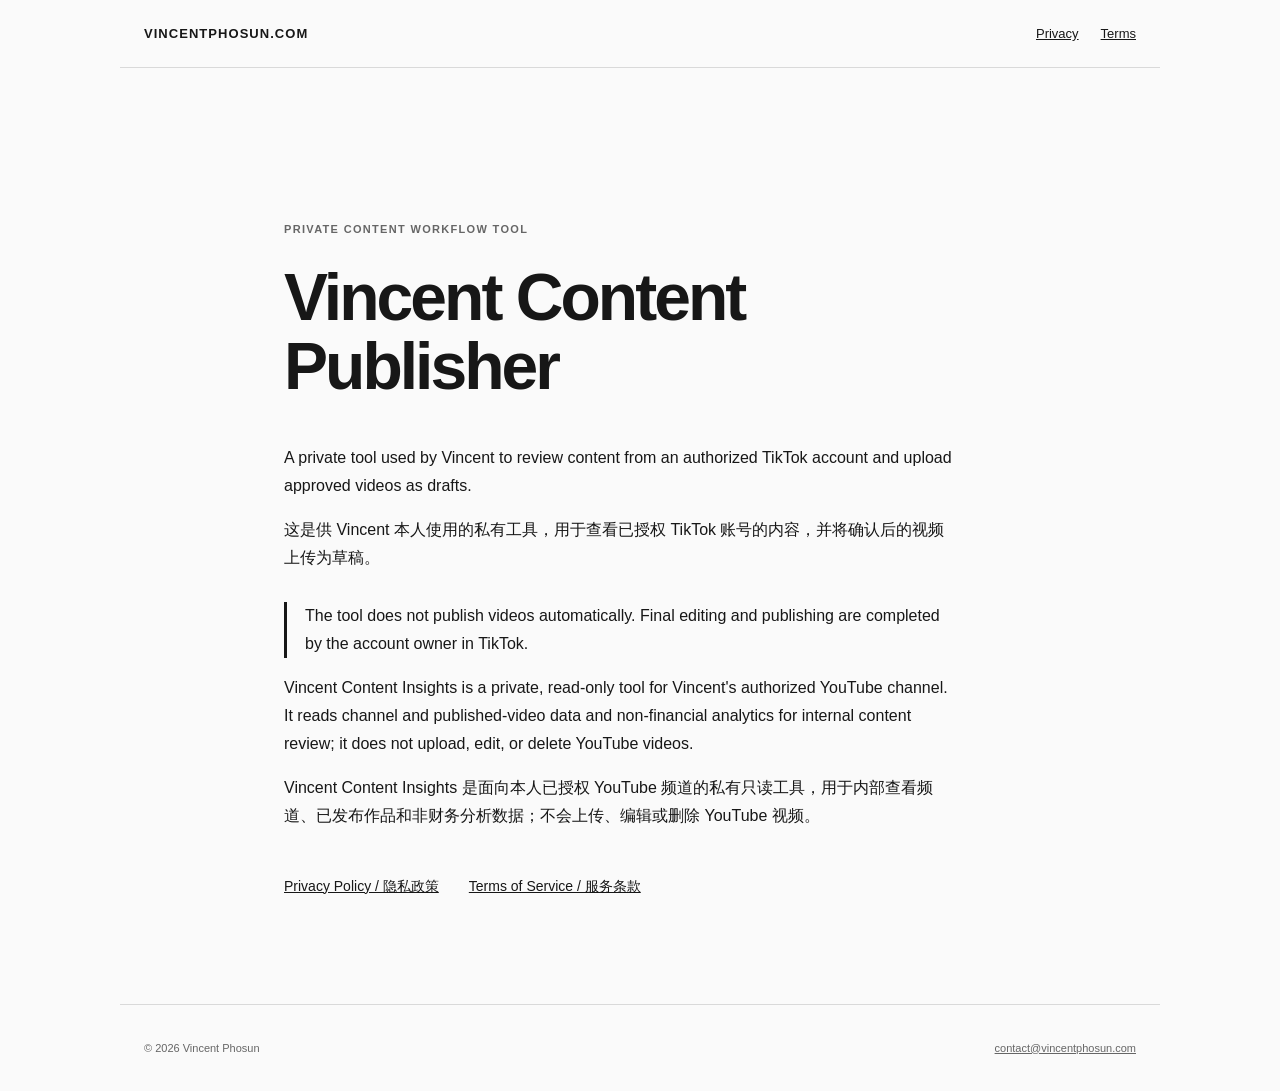
<file: index.html>
<!doctype html>
<html lang="en">
  <head>
    <meta charset="utf-8">
    <meta name="viewport" content="width=device-width, initial-scale=1">
    <title>Vincent Content Publisher</title>
    <meta name="description" content="Private content tools for authorized TikTok, Instagram, and YouTube account analysis.">
    <link rel="stylesheet" href="styles.css">
  </head>
  <body>
    <header>
      <a class="wordmark" href="index.html">VINCENTPHOSUN.COM</a>
      <nav>
        <a href="privacy.html">Privacy</a>
        <a href="terms.html">Terms</a>
      </nav>
    </header>
    <main class="intro">
      <p class="label">PRIVATE CONTENT WORKFLOW TOOL</p>
      <h1>Vincent Content Publisher</h1>
      <p>A private tool used by Vincent to review content from an authorized TikTok account and upload approved videos as drafts.</p>
      <p>这是供 Vincent 本人使用的私有工具，用于查看已授权 TikTok 账号的内容，并将确认后的视频上传为草稿。</p>
      <p class="note">The tool does not publish videos automatically. Final editing and publishing are completed by the account owner in TikTok.</p>
      <p>Vincent Content Insights is a private, read-only tool for Vincent's authorized YouTube channel. It reads channel and published-video data and non-financial analytics for internal content review; it does not upload, edit, or delete YouTube videos.</p>
      <p>Vincent Content Insights 是面向本人已授权 YouTube 频道的私有只读工具，用于内部查看频道、已发布作品和非财务分析数据；不会上传、编辑或删除 YouTube 视频。</p>
      <div class="links">
        <a href="privacy.html">Privacy Policy / 隐私政策</a>
        <a href="terms.html">Terms of Service / 服务条款</a>
      </div>
    </main>
    <footer>
      <p>© 2026 Vincent Phosun</p>
      <a href="mailto:contact@vincentphosun.com">contact@vincentphosun.com</a>
    </footer>
  </body>
</html>
</file>
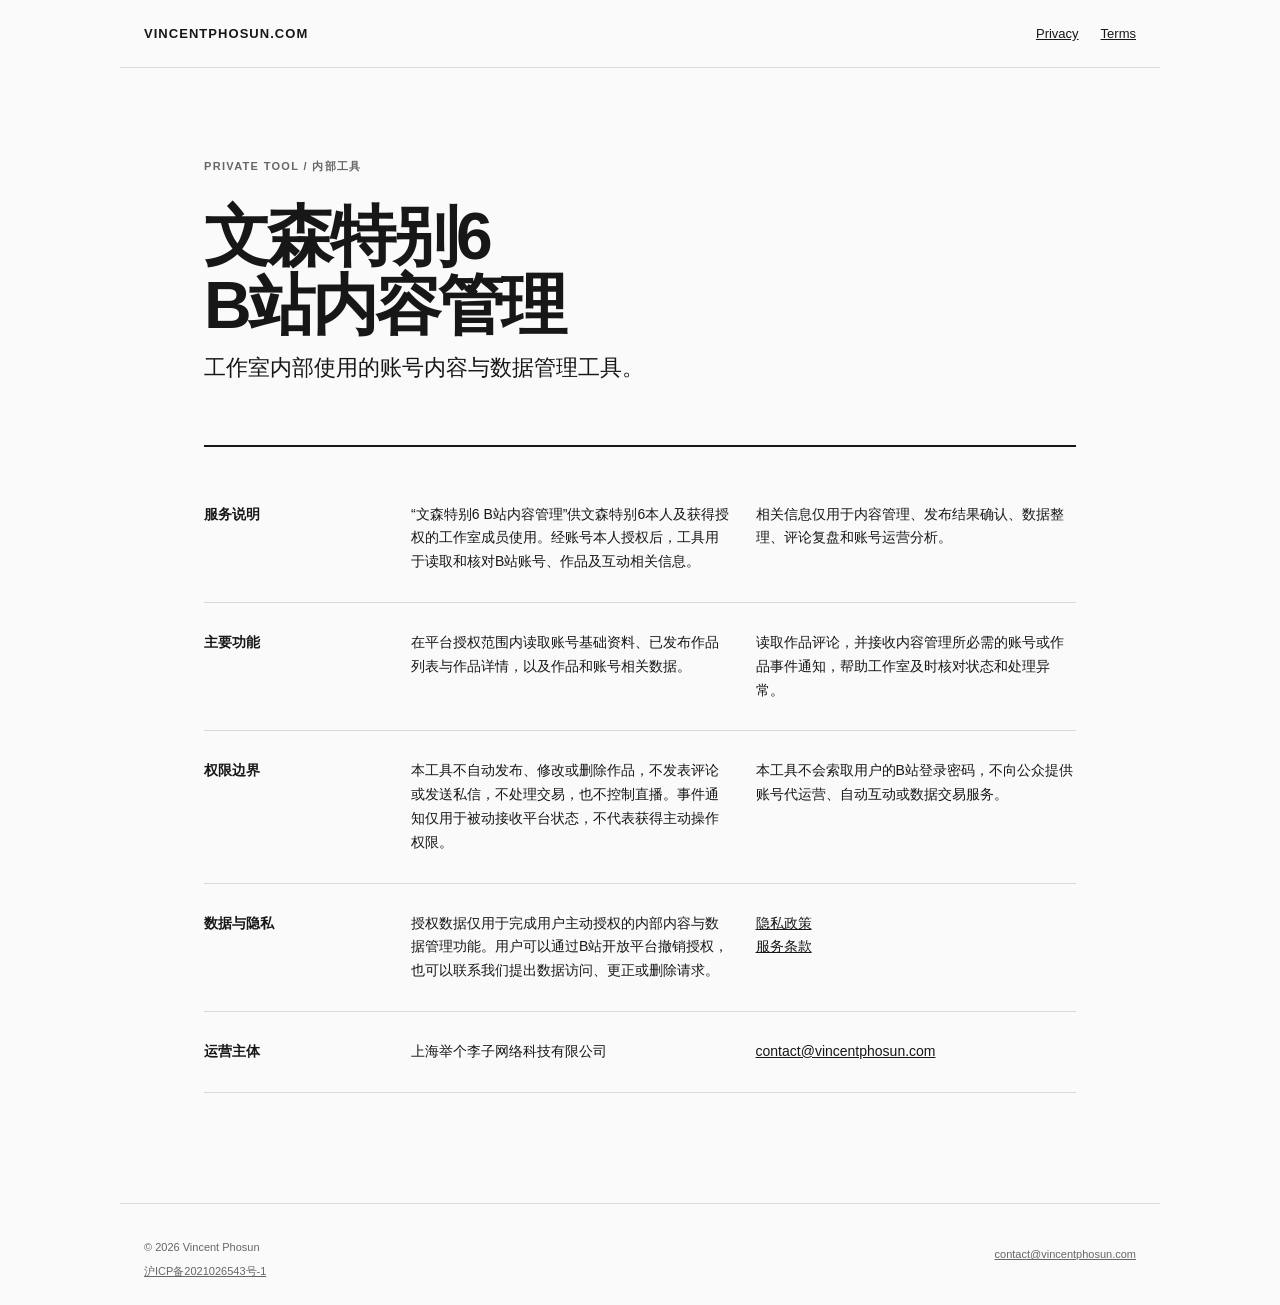
<file: bilibili-content-manager/index.html>
<!doctype html>
<html lang="zh-CN">
  <head>
    <meta charset="utf-8">
    <meta name="viewport" content="width=device-width, initial-scale=1">
    <title>文森特别6 B站内容管理 | Vincent Phosun</title>
    <meta name="description" content="文森特别6工作室内部使用的B站账号内容与数据管理说明页。">
    <meta name="robots" content="noindex, nofollow, noarchive">
    <meta name="googlebot" content="noindex, nofollow, noarchive">
    <meta name="referrer" content="no-referrer">
    <meta http-equiv="Content-Security-Policy" content="default-src 'self'; style-src 'self'; img-src 'self' data:; script-src 'none'; connect-src 'none'; object-src 'none'; base-uri 'none'; form-action 'none'">
    <link rel="stylesheet" href="/styles.css">
  </head>
  <body>
    <header>
      <a class="wordmark" href="/">VINCENTPHOSUN.COM</a>
      <nav>
        <a href="/privacy">Privacy</a>
        <a href="/terms">Terms</a>
      </nav>
    </header>
    <main class="legal">
      <div class="legal-title">
        <p class="label">PRIVATE TOOL / 内部工具</p>
        <h1>文森特别6<br>B站内容管理</h1>
        <p class="chinese-title">工作室内部使用的账号内容与数据管理工具。</p>
      </div>

      <section>
        <h2>服务说明</h2>
        <p>“文森特别6 B站内容管理”供文森特别6本人及获得授权的工作室成员使用。经账号本人授权后，工具用于读取和核对B站账号、作品及互动相关信息。</p>
        <p>相关信息仅用于内容管理、发布结果确认、数据整理、评论复盘和账号运营分析。</p>
      </section>

      <section>
        <h2>主要功能</h2>
        <p>在平台授权范围内读取账号基础资料、已发布作品列表与作品详情，以及作品和账号相关数据。</p>
        <p>读取作品评论，并接收内容管理所必需的账号或作品事件通知，帮助工作室及时核对状态和处理异常。</p>
      </section>

      <section>
        <h2>权限边界</h2>
        <p>本工具不自动发布、修改或删除作品，不发表评论或发送私信，不处理交易，也不控制直播。事件通知仅用于被动接收平台状态，不代表获得主动操作权限。</p>
        <p>本工具不会索取用户的B站登录密码，不向公众提供账号代运营、自动互动或数据交易服务。</p>
      </section>

      <section>
        <h2>数据与隐私</h2>
        <p>授权数据仅用于完成用户主动授权的内部内容与数据管理功能。用户可以通过B站开放平台撤销授权，也可以联系我们提出数据访问、更正或删除请求。</p>
        <p><a href="/privacy">隐私政策</a><br><a href="/terms">服务条款</a></p>
      </section>

      <section>
        <h2>运营主体</h2>
        <p>上海举个李子网络科技有限公司</p>
        <p><a href="mailto:contact@vincentphosun.com">contact@vincentphosun.com</a></p>
      </section>
    </main>
    <footer>
      <div><p>© 2026 Vincent Phosun</p><a href="https://beian.miit.gov.cn/" target="_blank" rel="noreferrer">沪ICP备2021026543号-1</a></div>
      <a href="mailto:contact@vincentphosun.com">contact@vincentphosun.com</a>
    </footer>
  </body>
</html>
</file>
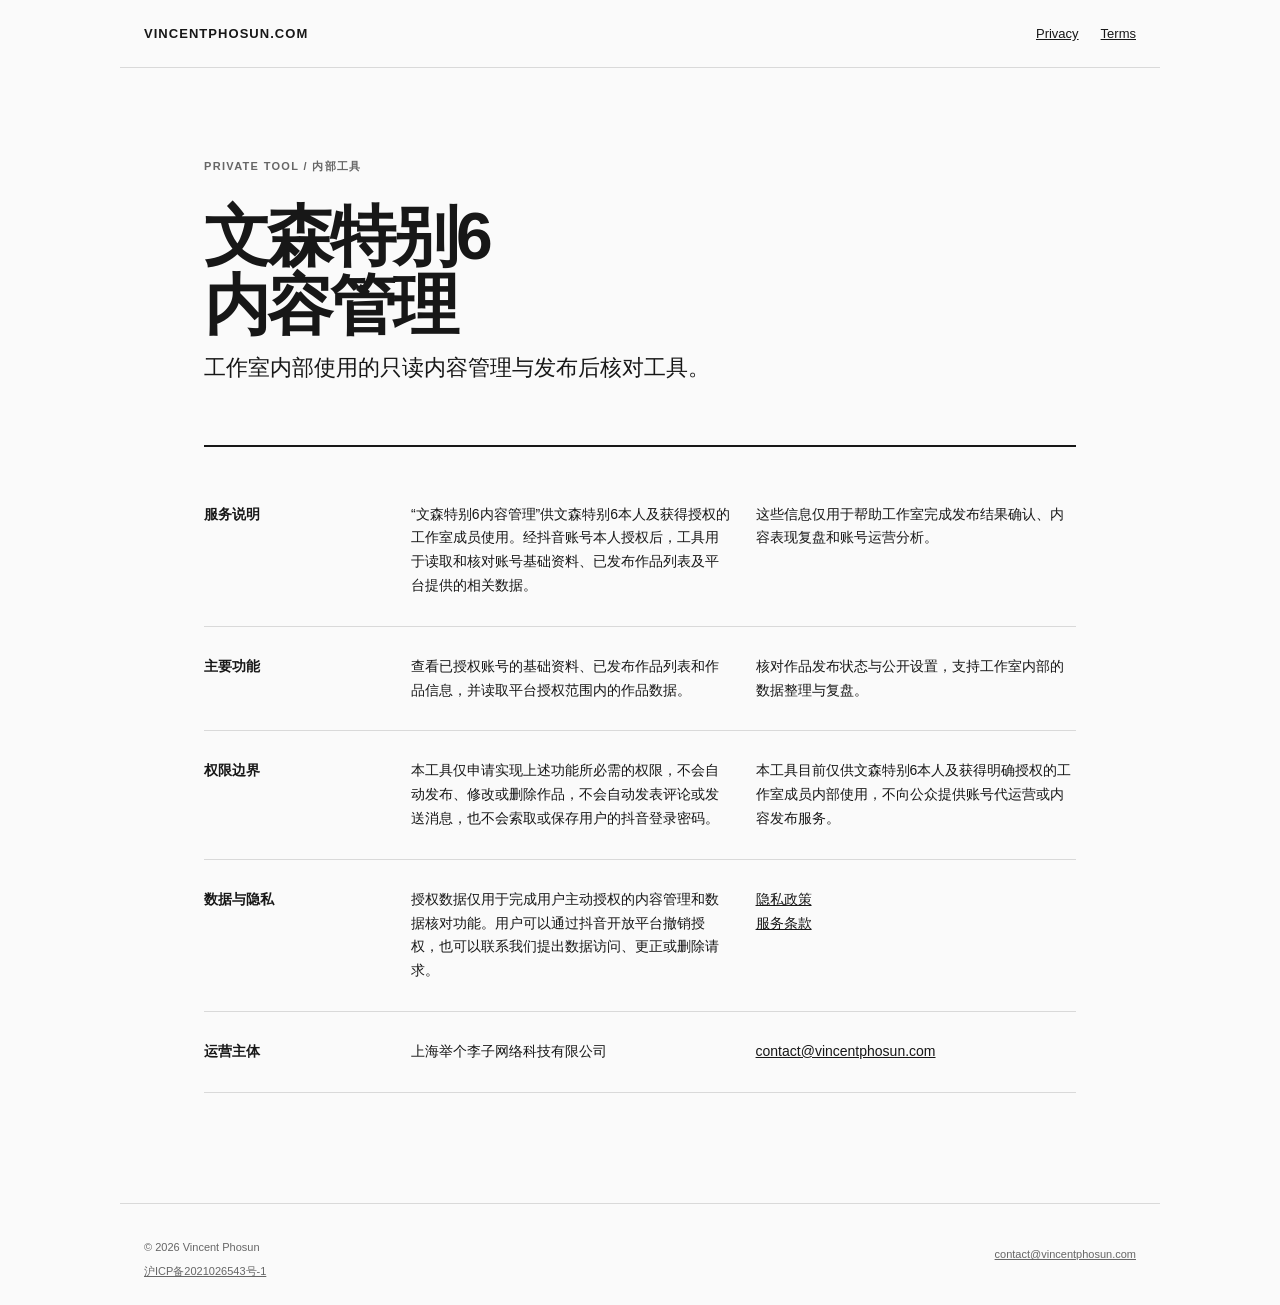
<file: douyin-content-manager/index.html>
<!doctype html>
<html lang="zh-CN">
  <head>
    <meta charset="utf-8">
    <meta name="viewport" content="width=device-width, initial-scale=1">
    <title>文森特别6内容管理 | Vincent Phosun</title>
    <meta name="description" content="文森特别6工作室内部使用的只读内容管理与发布后核对工具。">
    <meta name="robots" content="noindex, nofollow, noarchive">
    <meta name="googlebot" content="noindex, nofollow, noarchive">
    <link rel="stylesheet" href="/styles.css">
  </head>
  <body>
    <header>
      <a class="wordmark" href="/">VINCENTPHOSUN.COM</a>
      <nav>
        <a href="/privacy">Privacy</a>
        <a href="/terms">Terms</a>
      </nav>
    </header>
    <main class="legal">
      <div class="legal-title">
        <p class="label">PRIVATE TOOL / 内部工具</p>
        <h1>文森特别6<br>内容管理</h1>
        <p class="chinese-title">工作室内部使用的只读内容管理与发布后核对工具。</p>
      </div>

      <section>
        <h2>服务说明</h2>
        <p>“文森特别6内容管理”供文森特别6本人及获得授权的工作室成员使用。经抖音账号本人授权后，工具用于读取和核对账号基础资料、已发布作品列表及平台提供的相关数据。</p>
        <p>这些信息仅用于帮助工作室完成发布结果确认、内容表现复盘和账号运营分析。</p>
      </section>

      <section>
        <h2>主要功能</h2>
        <p>查看已授权账号的基础资料、已发布作品列表和作品信息，并读取平台授权范围内的作品数据。</p>
        <p>核对作品发布状态与公开设置，支持工作室内部的数据整理与复盘。</p>
      </section>

      <section>
        <h2>权限边界</h2>
        <p>本工具仅申请实现上述功能所必需的权限，不会自动发布、修改或删除作品，不会自动发表评论或发送消息，也不会索取或保存用户的抖音登录密码。</p>
        <p>本工具目前仅供文森特别6本人及获得明确授权的工作室成员内部使用，不向公众提供账号代运营或内容发布服务。</p>
      </section>

      <section>
        <h2>数据与隐私</h2>
        <p>授权数据仅用于完成用户主动授权的内容管理和数据核对功能。用户可以通过抖音开放平台撤销授权，也可以联系我们提出数据访问、更正或删除请求。</p>
        <p><a href="/privacy">隐私政策</a><br><a href="/terms">服务条款</a></p>
      </section>

      <section>
        <h2>运营主体</h2>
        <p>上海举个李子网络科技有限公司</p>
        <p><a href="mailto:contact@vincentphosun.com">contact@vincentphosun.com</a></p>
      </section>
    </main>
    <footer>
      <div><p>© 2026 Vincent Phosun</p><a href="https://beian.miit.gov.cn/" target="_blank" rel="noreferrer">沪ICP备2021026543号-1</a></div>
      <a href="mailto:contact@vincentphosun.com">contact@vincentphosun.com</a>
    </footer>
  </body>
</html>
</file>
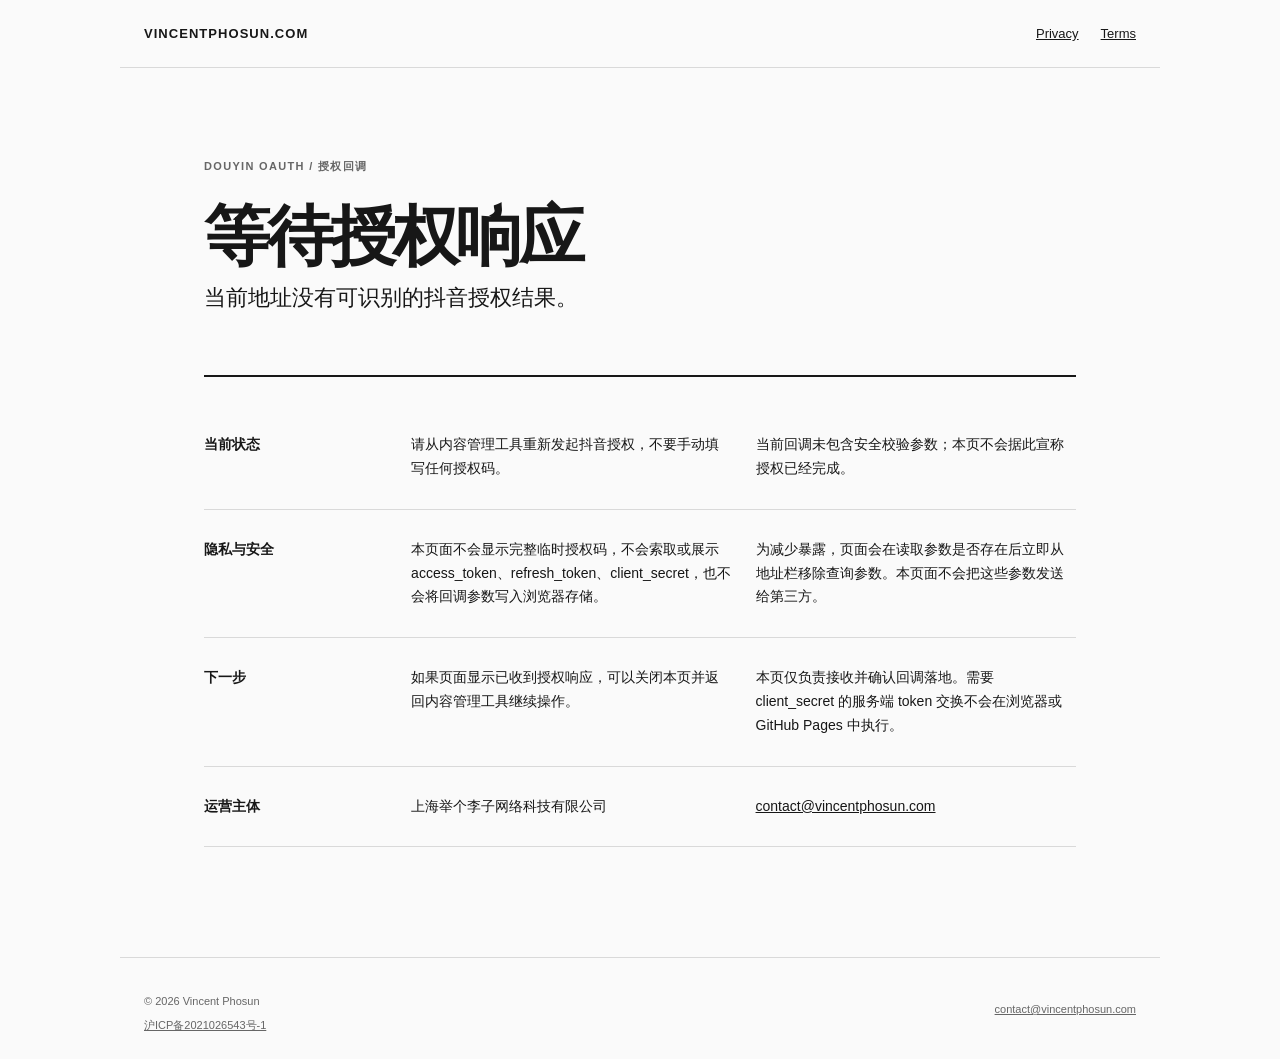
<file: douyin-oauth-callback/index.html>
<!doctype html>
<html lang="zh-CN">
  <head>
    <meta charset="utf-8">
    <meta name="viewport" content="width=device-width, initial-scale=1">
    <title>抖音授权回调 | Vincent Phosun</title>
    <meta name="description" content="文森特别6内容管理工具的抖音 OAuth 授权回调页面。">
    <meta name="robots" content="noindex, nofollow, noarchive">
    <meta name="googlebot" content="noindex, nofollow, noarchive">
    <meta name="referrer" content="no-referrer">
    <meta http-equiv="Cache-Control" content="no-store, no-cache, must-revalidate">
    <meta http-equiv="Pragma" content="no-cache">
    <meta http-equiv="Expires" content="0">
    <meta http-equiv="Content-Security-Policy" content="default-src 'self'; style-src 'self'; script-src 'unsafe-inline'; img-src 'self' data:; connect-src 'none'; object-src 'none'; base-uri 'none'; form-action 'none'">
    <link rel="stylesheet" href="/styles.css">
  </head>
  <body>
    <header>
      <a class="wordmark" href="/">VINCENTPHOSUN.COM</a>
      <nav>
        <a href="/privacy">Privacy</a>
        <a href="/terms">Terms</a>
      </nav>
    </header>
    <main class="legal">
      <div class="legal-title">
        <p class="label">DOUYIN OAUTH / 授权回调</p>
        <h1 id="callback-title">正在确认授权结果</h1>
        <p class="chinese-title" id="callback-summary">请稍候，页面正在安全处理抖音返回的临时授权状态。</p>
      </div>

      <section>
        <h2>当前状态</h2>
        <p id="callback-status">正在检查回调参数。</p>
        <p id="state-status">安全校验参数尚未确认。</p>
      </section>

      <section>
        <h2>隐私与安全</h2>
        <p>本页面不会显示完整临时授权码，不会索取或展示 access_token、refresh_token、client_secret，也不会将回调参数写入浏览器存储。</p>
        <p>为减少暴露，页面会在读取参数是否存在后立即从地址栏移除查询参数。本页面不会把这些参数发送给第三方。</p>
      </section>

      <section>
        <h2>下一步</h2>
        <p>如果页面显示已收到授权响应，可以关闭本页并返回内容管理工具继续操作。</p>
        <p>本页仅负责接收并确认回调落地。需要 client_secret 的服务端 token 交换不会在浏览器或 GitHub Pages 中执行。</p>
      </section>

      <section>
        <h2>运营主体</h2>
        <p>上海举个李子网络科技有限公司</p>
        <p><a href="mailto:contact@vincentphosun.com">contact@vincentphosun.com</a></p>
      </section>

      <noscript>
        <p class="note">浏览器已禁用 JavaScript，无法确认回调参数。请返回内容管理工具重新发起授权。</p>
      </noscript>
    </main>
    <footer>
      <div><p>© 2026 Vincent Phosun</p><a href="https://beian.miit.gov.cn/" target="_blank" rel="noreferrer">沪ICP备2021026543号-1</a></div>
      <a href="mailto:contact@vincentphosun.com">contact@vincentphosun.com</a>
    </footer>

    <script>
      (() => {
        const query = new URLSearchParams(window.location.search);
        const hasCode = query.has("code");
        const hasState = query.has("state");
        const hasError = query.has("error") || query.has("error_code");

        window.history.replaceState(null, document.title, window.location.pathname);

        const title = document.getElementById("callback-title");
        const summary = document.getElementById("callback-summary");
        const status = document.getElementById("callback-status");
        const stateStatus = document.getElementById("state-status");

        if (hasError) {
          title.textContent = "授权未完成";
          summary.textContent = "抖音返回了未完成或被取消的授权状态。";
          status.textContent = "未收到可继续处理的授权结果。请返回内容管理工具后重试。";
        } else if (hasCode) {
          title.textContent = "已收到授权响应";
          summary.textContent = "临时授权结果已安全到达本回调页。";
          status.textContent = "临时授权码已收到，但不会在页面中显示、保存或交换。";
        } else {
          title.textContent = "等待授权响应";
          summary.textContent = "当前地址没有可识别的抖音授权结果。";
          status.textContent = "请从内容管理工具重新发起抖音授权，不要手动填写任何授权码。";
        }

        stateStatus.textContent = hasState
          ? "安全校验参数已随回调到达，但不会在页面中显示或保存。"
          : "当前回调未包含安全校验参数；本页不会据此宣称授权已经完成。";
      })();
    </script>
  </body>
</html>
</file>
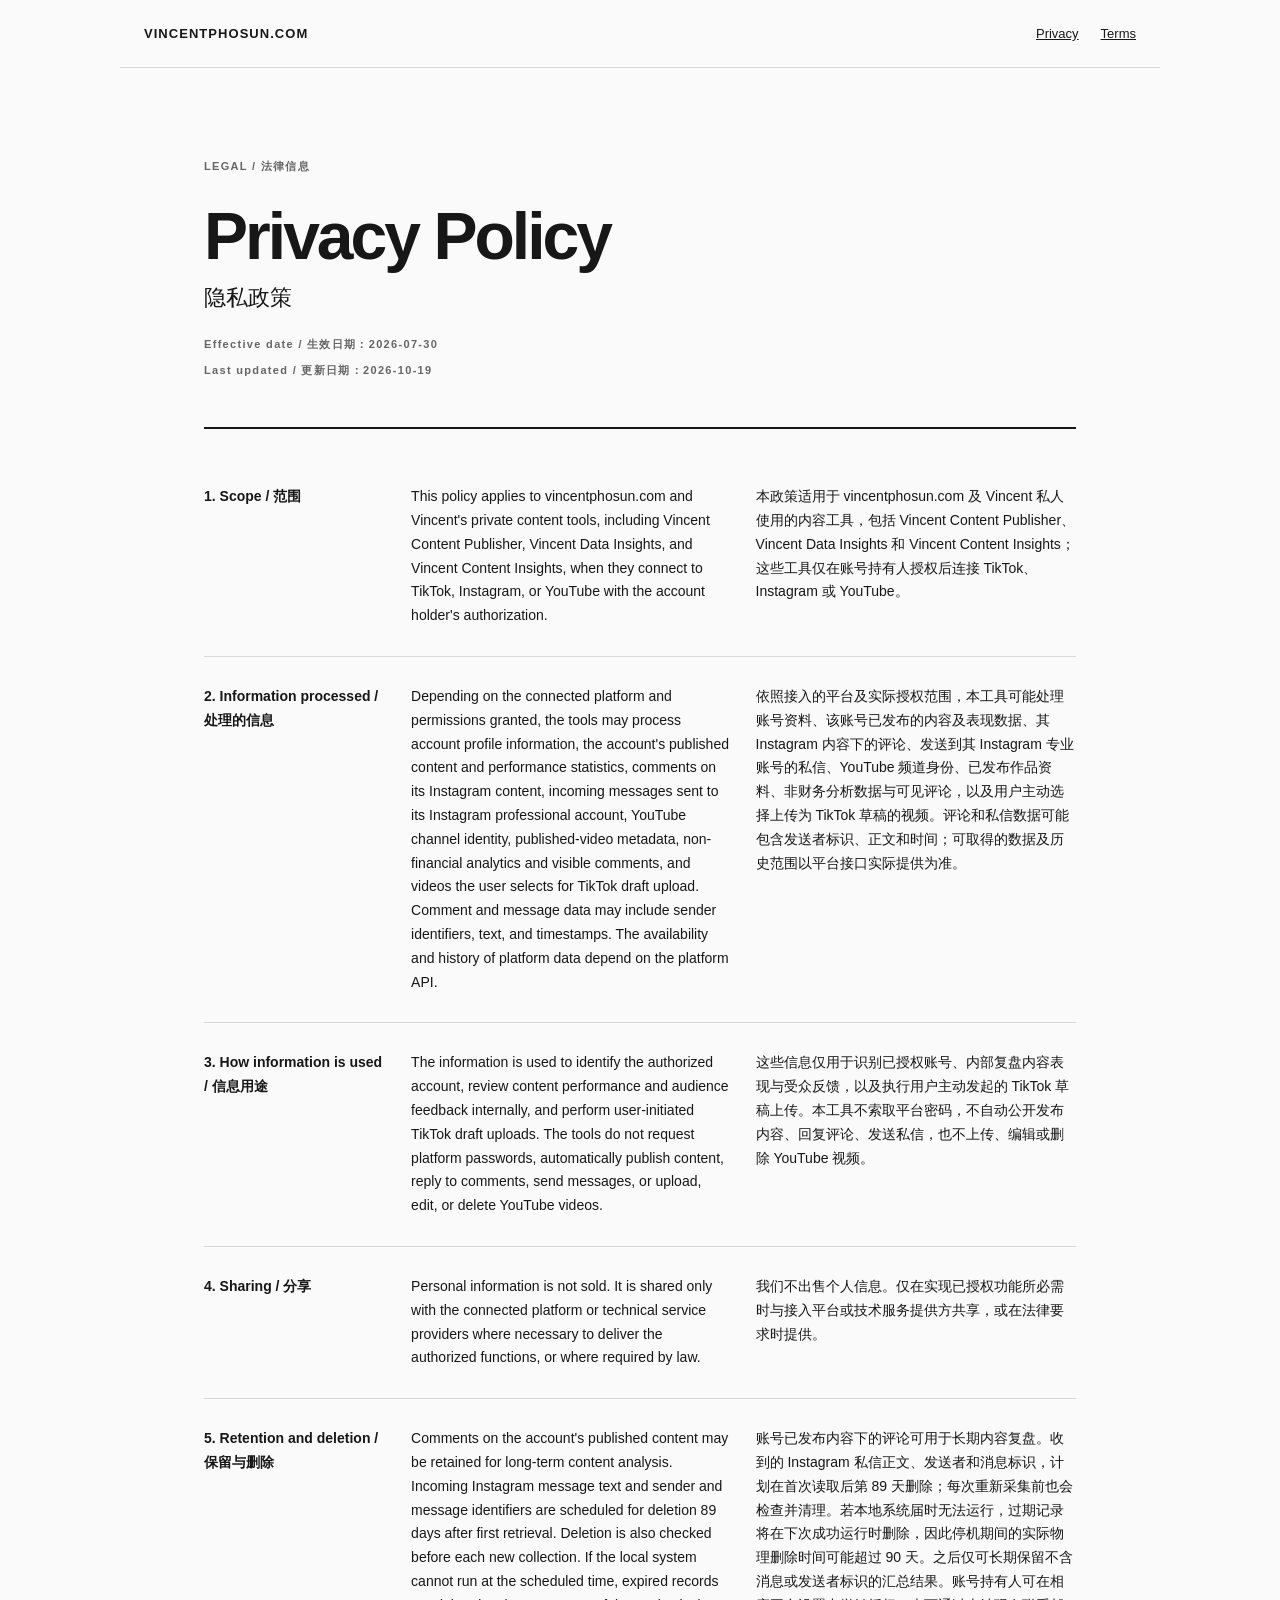
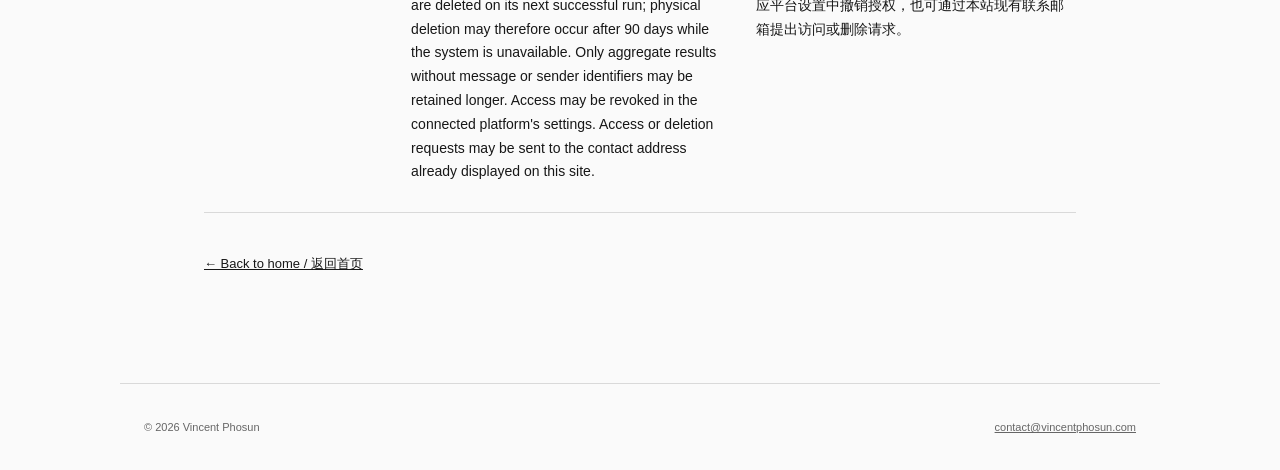
<file: privacy.html>
<!doctype html>
<html lang="en">
  <head>
    <meta charset="utf-8">
    <meta name="viewport" content="width=device-width, initial-scale=1">
    <title>Privacy Policy | Vincent Content Publisher</title>
    <meta name="description" content="Privacy policy for Vincent Content Publisher.">
    <link rel="stylesheet" href="styles.css">
  </head>
  <body>
    <header>
      <a class="wordmark" href="index.html">VINCENTPHOSUN.COM</a>
      <nav><a href="privacy.html">Privacy</a><a href="terms.html">Terms</a></nav>
    </header>
    <main class="legal">
      <div class="legal-title">
        <p class="label">LEGAL / 法律信息</p>
        <h1>Privacy Policy</h1>
        <p class="chinese-title">隐私政策</p>
        <p class="label">Effective date / 生效日期：2026-07-30</p>
        <p class="label">Last updated / 更新日期：2026-10-19</p>
      </div>
      <section><h2>1. Scope / 范围</h2><p>This policy applies to vincentphosun.com and Vincent's private content tools, including Vincent Content Publisher, Vincent Data Insights, and Vincent Content Insights, when they connect to TikTok, Instagram, or YouTube with the account holder's authorization.</p><p>本政策适用于 vincentphosun.com 及 Vincent 私人使用的内容工具，包括 Vincent Content Publisher、Vincent Data Insights 和 Vincent Content Insights；这些工具仅在账号持有人授权后连接 TikTok、Instagram 或 YouTube。</p></section>
      <section><h2>2. Information processed / 处理的信息</h2><p>Depending on the connected platform and permissions granted, the tools may process account profile information, the account's published content and performance statistics, comments on its Instagram content, incoming messages sent to its Instagram professional account, YouTube channel identity, published-video metadata, non-financial analytics and visible comments, and videos the user selects for TikTok draft upload. Comment and message data may include sender identifiers, text, and timestamps. The availability and history of platform data depend on the platform API.</p><p>依照接入的平台及实际授权范围，本工具可能处理账号资料、该账号已发布的内容及表现数据、其 Instagram 内容下的评论、发送到其 Instagram 专业账号的私信、YouTube 频道身份、已发布作品资料、非财务分析数据与可见评论，以及用户主动选择上传为 TikTok 草稿的视频。评论和私信数据可能包含发送者标识、正文和时间；可取得的数据及历史范围以平台接口实际提供为准。</p></section>
      <section><h2>3. How information is used / 信息用途</h2><p>The information is used to identify the authorized account, review content performance and audience feedback internally, and perform user-initiated TikTok draft uploads. The tools do not request platform passwords, automatically publish content, reply to comments, send messages, or upload, edit, or delete YouTube videos.</p><p>这些信息仅用于识别已授权账号、内部复盘内容表现与受众反馈，以及执行用户主动发起的 TikTok 草稿上传。本工具不索取平台密码，不自动公开发布内容、回复评论、发送私信，也不上传、编辑或删除 YouTube 视频。</p></section>
      <section><h2>4. Sharing / 分享</h2><p>Personal information is not sold. It is shared only with the connected platform or technical service providers where necessary to deliver the authorized functions, or where required by law.</p><p>我们不出售个人信息。仅在实现已授权功能所必需时与接入平台或技术服务提供方共享，或在法律要求时提供。</p></section>
      <section><h2>5. Retention and deletion / 保留与删除</h2><p>Comments on the account's published content may be retained for long-term content analysis. Incoming Instagram message text and sender and message identifiers are scheduled for deletion 89 days after first retrieval. Deletion is also checked before each new collection. If the local system cannot run at the scheduled time, expired records are deleted on its next successful run; physical deletion may therefore occur after 90 days while the system is unavailable. Only aggregate results without message or sender identifiers may be retained longer. Access may be revoked in the connected platform's settings. Access or deletion requests may be sent to the contact address already displayed on this site.</p><p>账号已发布内容下的评论可用于长期内容复盘。收到的 Instagram 私信正文、发送者和消息标识，计划在首次读取后第 89 天删除；每次重新采集前也会检查并清理。若本地系统届时无法运行，过期记录将在下次成功运行时删除，因此停机期间的实际物理删除时间可能超过 90 天。之后仅可长期保留不含消息或发送者标识的汇总结果。账号持有人可在相应平台设置中撤销授权，也可通过本站现有联系邮箱提出访问或删除请求。</p></section>
      <a class="back" href="index.html">← Back to home / 返回首页</a>
    </main>
    <footer><p>© 2026 Vincent Phosun</p><a href="mailto:contact@vincentphosun.com">contact@vincentphosun.com</a></footer>
  </body>
</html>
</file>
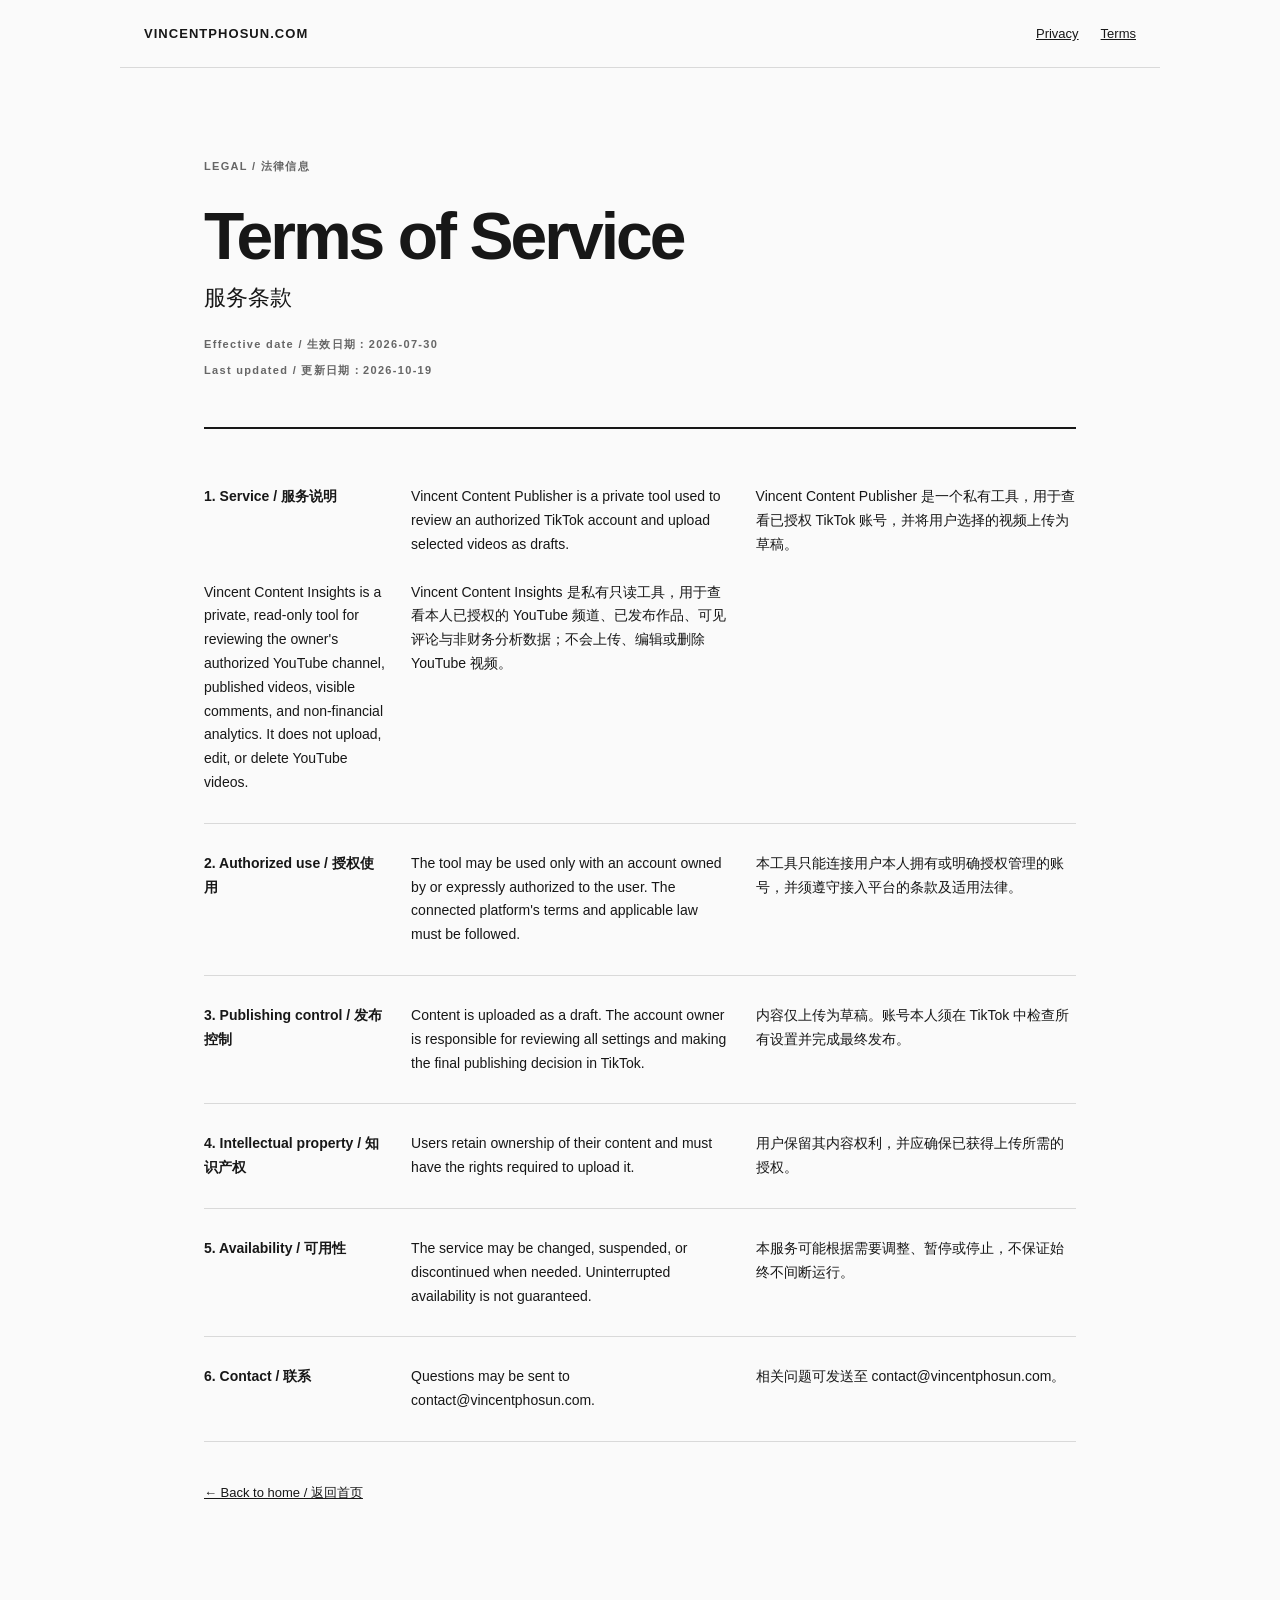
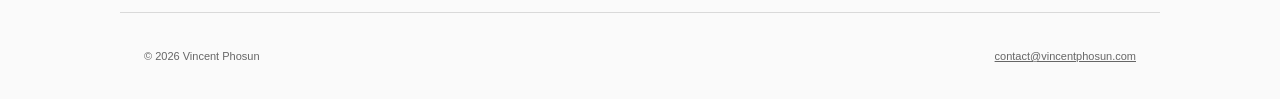
<file: terms.html>
<!doctype html>
<html lang="en">
  <head>
    <meta charset="utf-8">
    <meta name="viewport" content="width=device-width, initial-scale=1">
    <title>Terms of Service | Vincent Content Publisher</title>
    <meta name="description" content="Terms of service for Vincent Content Publisher.">
    <link rel="stylesheet" href="styles.css">
  </head>
  <body>
    <header>
      <a class="wordmark" href="index.html">VINCENTPHOSUN.COM</a>
      <nav><a href="privacy.html">Privacy</a><a href="terms.html">Terms</a></nav>
    </header>
    <main class="legal">
      <div class="legal-title">
        <p class="label">LEGAL / 法律信息</p>
        <h1>Terms of Service</h1>
        <p class="chinese-title">服务条款</p>
        <p class="label">Effective date / 生效日期：2026-07-30</p>
        <p class="label">Last updated / 更新日期：2026-10-19</p>
      </div>
      <section><h2>1. Service / 服务说明</h2><p>Vincent Content Publisher is a private tool used to review an authorized TikTok account and upload selected videos as drafts.</p><p>Vincent Content Publisher 是一个私有工具，用于查看已授权 TikTok 账号，并将用户选择的视频上传为草稿。</p><p>Vincent Content Insights is a private, read-only tool for reviewing the owner's authorized YouTube channel, published videos, visible comments, and non-financial analytics. It does not upload, edit, or delete YouTube videos.</p><p>Vincent Content Insights 是私有只读工具，用于查看本人已授权的 YouTube 频道、已发布作品、可见评论与非财务分析数据；不会上传、编辑或删除 YouTube 视频。</p></section>
      <section><h2>2. Authorized use / 授权使用</h2><p>The tool may be used only with an account owned by or expressly authorized to the user. The connected platform's terms and applicable law must be followed.</p><p>本工具只能连接用户本人拥有或明确授权管理的账号，并须遵守接入平台的条款及适用法律。</p></section>
      <section><h2>3. Publishing control / 发布控制</h2><p>Content is uploaded as a draft. The account owner is responsible for reviewing all settings and making the final publishing decision in TikTok.</p><p>内容仅上传为草稿。账号本人须在 TikTok 中检查所有设置并完成最终发布。</p></section>
      <section><h2>4. Intellectual property / 知识产权</h2><p>Users retain ownership of their content and must have the rights required to upload it.</p><p>用户保留其内容权利，并应确保已获得上传所需的授权。</p></section>
      <section><h2>5. Availability / 可用性</h2><p>The service may be changed, suspended, or discontinued when needed. Uninterrupted availability is not guaranteed.</p><p>本服务可能根据需要调整、暂停或停止，不保证始终不间断运行。</p></section>
      <section><h2>6. Contact / 联系</h2><p>Questions may be sent to contact@vincentphosun.com.</p><p>相关问题可发送至 contact@vincentphosun.com。</p></section>
      <a class="back" href="index.html">← Back to home / 返回首页</a>
    </main>
    <footer><p>© 2026 Vincent Phosun</p><a href="mailto:contact@vincentphosun.com">contact@vincentphosun.com</a></footer>
  </body>
</html>
</file>
<file: styles.css>
:root { --ink:#171717; --paper:#fafafa; --line:#d9d9d9; --muted:#666; }
* { box-sizing:border-box; }
body { margin:0; background:var(--paper); color:var(--ink); font-family:Arial,"PingFang SC","Microsoft YaHei",sans-serif; }
a { color:inherit; }
header,footer { align-items:center; display:flex; justify-content:space-between; margin:0 auto; max-width:1040px; padding:26px 24px; }
header { border-bottom:1px solid var(--line); }
.wordmark { font-size:13px; font-weight:700; letter-spacing:.08em; text-decoration:none; }
nav { display:flex; font-size:13px; gap:22px; }
.intro { margin:0 auto; max-width:760px; min-height:calc(100vh - 150px); padding:16vh 24px 12vh; }
.label { color:var(--muted); font-size:11px; font-weight:700; letter-spacing:.12em; }
h1 { font-size:clamp(38px,6vw,66px); letter-spacing:-.045em; line-height:1.05; margin:28px 0 42px; }
.intro>p:not(.label) { font-size:16px; line-height:1.75; max-width:670px; }
.note { border-left:3px solid var(--ink); margin-top:30px; padding-left:18px; }
.links { display:flex; flex-wrap:wrap; font-size:14px; gap:30px; margin-top:48px; }
footer { border-top:1px solid var(--line); color:var(--muted); font-size:11px; }
.legal { margin:0 auto; max-width:920px; padding:80px 24px 110px; }
.legal-title { border-bottom:2px solid var(--ink); margin-bottom:28px; padding-bottom:38px; }
.legal-title h1 { margin-bottom:12px; }
.chinese-title { font-size:22px; margin:0 0 24px; }
section { border-bottom:1px solid var(--line); display:grid; gap:24px; grid-template-columns:minmax(160px,.8fr) 1.4fr 1.4fr; padding:28px 0; }
section h2,section p { font-size:14px; line-height:1.7; margin:0; }
.back { display:inline-block; font-size:13px; margin-top:42px; }
@media (max-width:700px) { nav{gap:12px}.intro{padding-top:12vh}section{gap:12px;grid-template-columns:1fr}footer{align-items:flex-start;flex-direction:column;gap:6px} }
</file>
